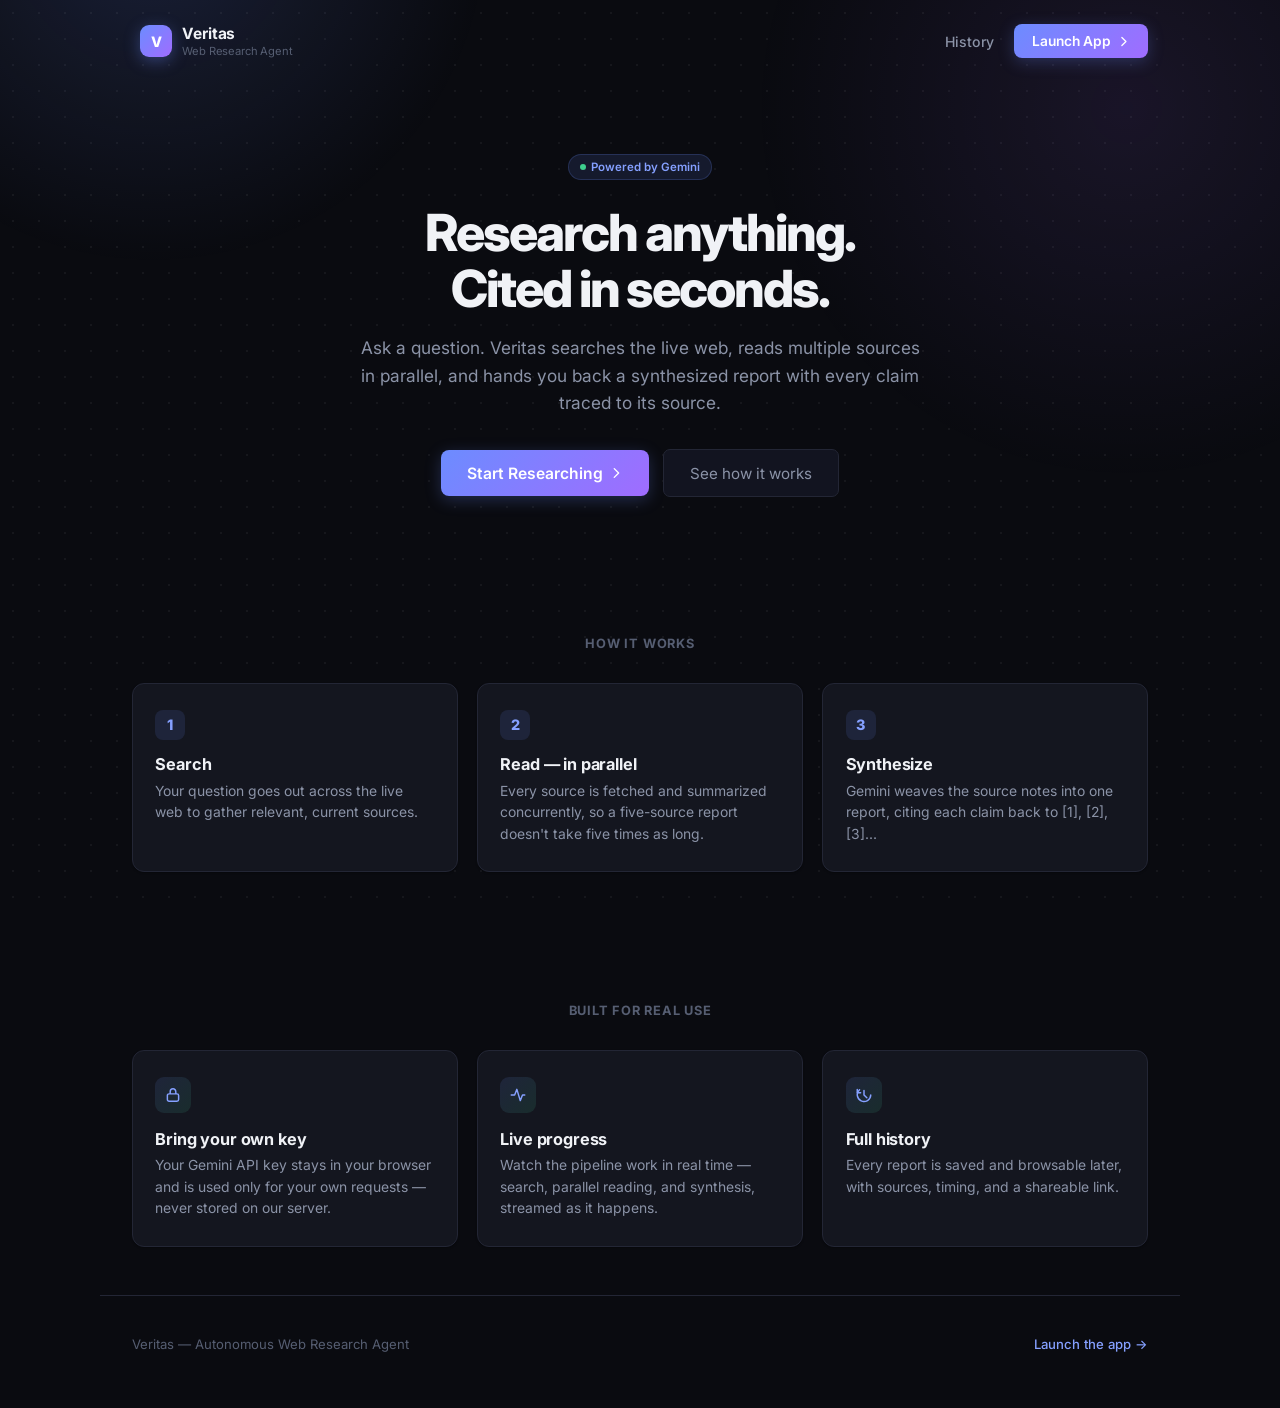
<file: templates/landing.html>
<!doctype html>
<html lang="en">
<head>
  <meta charset="utf-8" />
  <meta name="viewport" content="width=device-width, initial-scale=1" />
  <title>Veritas · Autonomous Web Research Agent</title>
  <meta name="description" content="Ask a question, get a cited research report in seconds. Veritas searches the web, reads multiple sources in parallel, and synthesizes a report with Gemini." />
  <link rel="icon" href="data:image/svg+xml,<svg xmlns=%22http://www.w3.org/2000/svg%22 viewBox=%220 0 32 32%22><rect width=%2232%22 height=%2232%22 rx=%228%22 fill=%22%236c8cff%22/><text x=%2216%22 y=%2222%22 font-size=%2216%22 text-anchor=%22middle%22 fill=%22white%22 font-family=%22sans-serif%22 font-weight=%22bold%22>V</text></svg>" />
  <link rel="preconnect" href="https://fonts.googleapis.com" />
  <link rel="preconnect" href="https://fonts.gstatic.com" crossorigin />
  <link rel="stylesheet" href="https://fonts.googleapis.com/css2?family=Inter:wght@400;500;600;700;800&display=swap" />
  <link rel="stylesheet" href="/static/style.css" />
</head>
<body class="landing-body">
  <nav class="landing-nav">
    <a class="brand" href="/">
      <span class="brand-mark">V</span>
      <span class="brand-name">Veritas<small>Web Research Agent</small></span>
    </a>
    <div class="landing-nav-actions">
      <a class="nav-text-link" href="/history">History</a>
      <a class="primary-btn-link" href="/app">
        Launch App
        <svg width="13" height="13" viewBox="0 0 16 16" fill="none"><path d="M6 3l5 5-5 5" stroke="currentColor" stroke-width="1.6" stroke-linecap="round" stroke-linejoin="round"/></svg>
      </a>
    </div>
  </nav>

  <header class="landing-hero">
    <span class="badge hero-badge">
      <span class="status-dot"></span> Powered by Gemini
    </span>
    <h1>Research anything.<br /><span class="gradient-text">Cited in seconds.</span></h1>
    <p class="landing-lede">
      Ask a question. Veritas searches the live web, reads multiple sources in parallel,
      and hands you back a synthesized report with every claim traced to its source.
    </p>
    <div class="landing-cta-row">
      <a class="primary-btn-link large" href="/app">
        Start Researching
        <svg width="14" height="14" viewBox="0 0 16 16" fill="none"><path d="M6 3l5 5-5 5" stroke="currentColor" stroke-width="1.6" stroke-linecap="round" stroke-linejoin="round"/></svg>
      </a>
      <a class="icon-btn large" href="#how-it-works">See how it works</a>
    </div>
  </header>

  <section class="steps-section" id="how-it-works">
    <div class="section-title center">How it works</div>
    <div class="steps-row">
      <div class="step-card">
        <div class="step-number">1</div>
        <h3>Search</h3>
        <p>Your question goes out across the live web to gather relevant, current sources.</p>
      </div>
      <div class="step-card">
        <div class="step-number">2</div>
        <h3>Read — in parallel</h3>
        <p>Every source is fetched and summarized concurrently, so a five-source report doesn't take five times as long.</p>
      </div>
      <div class="step-card">
        <div class="step-number">3</div>
        <h3>Synthesize</h3>
        <p>Gemini weaves the source notes into one report, citing each claim back to [1], [2], [3]&hellip;</p>
      </div>
    </div>
  </section>

  <section class="feature-section">
    <div class="section-title center">Built for real use</div>
    <div class="feature-grid">
      <div class="feature-card">
        <div class="feature-icon">
          <svg width="18" height="18" viewBox="0 0 16 16" fill="none"><rect x="3" y="7" width="10" height="6.5" rx="1.5" stroke="currentColor" stroke-width="1.3"/><path d="M5.5 7V5a2.5 2.5 0 0 1 5 0v2" stroke="currentColor" stroke-width="1.3"/></svg>
        </div>
        <h3>Bring your own key</h3>
        <p>Your Gemini API key stays in your browser and is used only for your own requests — never stored on our server.</p>
      </div>
      <div class="feature-card">
        <div class="feature-icon">
          <svg width="18" height="18" viewBox="0 0 16 16" fill="none"><path d="M2 8h3l2-5 3 10 2-5h2" stroke="currentColor" stroke-width="1.3" stroke-linecap="round" stroke-linejoin="round"/></svg>
        </div>
        <h3>Live progress</h3>
        <p>Watch the pipeline work in real time — search, parallel reading, and synthesis, streamed as it happens.</p>
      </div>
      <div class="feature-card">
        <div class="feature-icon">
          <svg width="18" height="18" viewBox="0 0 16 16" fill="none"><path d="M8 4v4l2.5 2.5M14 8A6 6 0 1 1 4 3.3" stroke="currentColor" stroke-width="1.3" stroke-linecap="round" stroke-linejoin="round"/><path d="M2 3v3h3" stroke="currentColor" stroke-width="1.3" stroke-linecap="round" stroke-linejoin="round"/></svg>
        </div>
        <h3>Full history</h3>
        <p>Every report is saved and browsable later, with sources, timing, and a shareable link.</p>
      </div>
    </div>
  </section>

  <footer class="landing-footer">
    <span>Veritas — Autonomous Web Research Agent</span>
    <a href="/app">Launch the app →</a>
  </footer>
</body>
</html>
</file>
<file: static/style.css>
:root {
  --bg: #0a0b10;
  --bg-elevated: #121420;
  --panel: #14161f;
  --panel-hover: #1a1d2a;
  --border: #232635;
  --border-light: #333849;
  --text: #f0f2f6;
  --text-muted: #8b93a7;
  --text-faint: #565e72;
  --accent: #6c8cff;
  --accent-2: #a06cff;
  --accent-hover: #85a0ff;
  --accent-soft: rgba(108, 140, 255, 0.12);
  --success: #3ecf8e;
  --success-soft: rgba(62, 207, 142, 0.12);
  --danger: #ff6b6b;
  --radius: 12px;
  --radius-sm: 8px;
  --font: "Inter", -apple-system, "Segoe UI", Roboto, sans-serif;
  --font-mono: ui-monospace, "SF Mono", Consolas, monospace;
  --ease: cubic-bezier(0.2, 0.7, 0.3, 1);
  --shadow-sm: 0 1px 2px rgba(0, 0, 0, 0.3);
  --shadow-md: 0 8px 24px rgba(0, 0, 0, 0.35);
  --shadow-glow: 0 0 0 1px rgba(108, 140, 255, 0.25), 0 8px 28px rgba(108, 140, 255, 0.12);
}

* { box-sizing: border-box; }

html, body { height: 100%; }

html { scroll-behavior: smooth; }

body {
  margin: 0;
  font-family: var(--font);
  background: var(--bg);
  color: var(--text);
  -webkit-font-smoothing: antialiased;
  position: relative;
}

/* ambient background: soft glow blobs + faint dot grid */
body::before {
  content: "";
  position: fixed;
  inset: 0;
  z-index: 0;
  pointer-events: none;
  background:
    radial-gradient(560px circle at 12% -8%, rgba(108, 140, 255, 0.16), transparent 60%),
    radial-gradient(620px circle at 88% 12%, rgba(160, 108, 255, 0.1), transparent 60%),
    radial-gradient(circle, rgba(255, 255, 255, 0.05) 1px, transparent 1px);
  background-size: auto, auto, 26px 26px;
}

a { color: inherit; }

::selection { background: rgba(108, 140, 255, 0.35); color: white; }

/* thin scrollbars */
* { scrollbar-width: thin; scrollbar-color: var(--border-light) transparent; }
*::-webkit-scrollbar { width: 8px; height: 8px; }
*::-webkit-scrollbar-thumb { background: var(--border-light); border-radius: 8px; }
*::-webkit-scrollbar-track { background: transparent; }

@keyframes fadeInUp {
  from { opacity: 0; transform: translateY(8px); }
  to { opacity: 1; transform: translateY(0); }
}

@keyframes fadeIn {
  from { opacity: 0; }
  to { opacity: 1; }
}

@keyframes pulseDot {
  0%, 100% { box-shadow: 0 0 0 0 rgba(62, 207, 142, 0.5); }
  50% { box-shadow: 0 0 0 4px rgba(62, 207, 142, 0); }
}

/* ---------- Layout shell ---------- */

.shell {
  display: flex;
  min-height: 100vh;
  position: relative;
  z-index: 1;
}

.sidebar {
  width: 232px;
  flex-shrink: 0;
  background: rgba(18, 20, 32, 0.6);
  backdrop-filter: blur(12px);
  border-right: 1px solid var(--border);
  padding: 1.5rem 1rem;
  display: flex;
  flex-direction: column;
  gap: 2rem;
  position: sticky;
  top: 0;
  height: 100vh;
}

.brand {
  display: flex;
  align-items: center;
  gap: 0.65rem;
  text-decoration: none;
  padding: 0 0.5rem;
}

.brand-mark {
  width: 32px;
  height: 32px;
  border-radius: 9px;
  background: linear-gradient(135deg, var(--accent), var(--accent-2));
  display: flex;
  align-items: center;
  justify-content: center;
  font-weight: 800;
  font-size: 0.9rem;
  color: white;
  flex-shrink: 0;
  box-shadow: 0 4px 16px rgba(108, 140, 255, 0.35);
}

.brand-name {
  font-weight: 700;
  font-size: 0.97rem;
  letter-spacing: -0.01em;
}

.brand-name small {
  display: block;
  font-weight: 400;
  font-size: 0.7rem;
  color: var(--text-faint);
  margin-top: 1px;
}

.nav {
  display: flex;
  flex-direction: column;
  gap: 0.2rem;
}

.nav-link {
  display: flex;
  align-items: center;
  gap: 0.65rem;
  padding: 0.55rem 0.7rem;
  border-radius: var(--radius-sm);
  text-decoration: none;
  color: var(--text-muted);
  font-size: 0.88rem;
  font-weight: 500;
  position: relative;
  transition: background 0.15s var(--ease), color 0.15s var(--ease);
}

.nav-link svg { flex-shrink: 0; opacity: 0.8; }

.nav-link:hover {
  background: var(--panel-hover);
  color: var(--text);
}

.nav-link.active {
  background: var(--accent-soft);
  color: var(--accent-hover);
}

.nav-link.active::before {
  content: "";
  position: absolute;
  left: -0.6rem;
  top: 50%;
  transform: translateY(-50%);
  width: 3px;
  height: 16px;
  border-radius: 3px;
  background: linear-gradient(var(--accent), var(--accent-2));
}

.sidebar-footer {
  margin-top: auto;
  font-size: 0.72rem;
  color: var(--text-faint);
  padding: 0 0.5rem;
  display: flex;
  align-items: center;
  gap: 0.4rem;
}

.status-dot {
  width: 6px;
  height: 6px;
  border-radius: 50%;
  background: var(--success);
  animation: pulseDot 2s infinite;
}

.main {
  flex: 1;
  min-width: 0;
}

.topbar {
  display: flex;
  align-items: center;
  justify-content: space-between;
  padding: 1.1rem 2rem;
  border-bottom: 1px solid var(--border);
  background: rgba(10, 11, 16, 0.65);
  backdrop-filter: blur(10px);
  position: sticky;
  top: 0;
  z-index: 10;
}

.topbar h1 {
  font-size: 1.05rem;
  font-weight: 600;
  margin: 0;
}

.topbar .subtitle {
  color: var(--text-faint);
  font-size: 0.8rem;
  margin-top: 2px;
}

.badge {
  display: inline-flex;
  align-items: center;
  gap: 0.35rem;
  font-size: 0.72rem;
  font-weight: 600;
  padding: 0.3rem 0.65rem;
  border-radius: 999px;
  background: var(--accent-soft);
  color: var(--accent-hover);
  border: 1px solid rgba(108, 140, 255, 0.2);
}

.container {
  max-width: 880px;
  margin: 0 auto;
  padding: 2.5rem 2rem 4rem;
  animation: fadeInUp 0.4s var(--ease);
}

/* ---------- Cards / stats ---------- */

.stats-row {
  display: grid;
  grid-template-columns: repeat(3, 1fr);
  gap: 0.9rem;
  margin-bottom: 2rem;
}

.stat-card {
  background: var(--panel);
  border: 1px solid var(--border);
  border-radius: var(--radius);
  padding: 1.1rem 1.2rem;
  box-shadow: var(--shadow-sm);
  transition: transform 0.18s var(--ease), border-color 0.18s var(--ease);
}

.stat-card:hover {
  transform: translateY(-2px);
  border-color: var(--border-light);
}

.stat-card .stat-label {
  font-size: 0.72rem;
  color: var(--text-faint);
  text-transform: uppercase;
  letter-spacing: 0.05em;
  font-weight: 600;
}

.stat-card .stat-value {
  font-size: 1.7rem;
  font-weight: 800;
  margin-top: 0.3rem;
  letter-spacing: -0.02em;
  background: linear-gradient(135deg, var(--text), var(--text-muted));
  -webkit-background-clip: text;
  background-clip: text;
  -webkit-text-fill-color: transparent;
}

/* ---------- Form ---------- */

.hero { margin-bottom: 1.75rem; }

.hero h1 {
  font-size: 1.9rem;
  font-weight: 800;
  letter-spacing: -0.03em;
  margin: 0 0 0.4rem;
  line-height: 1.15;
}

.hero .gradient-text {
  background: linear-gradient(135deg, var(--accent), var(--accent-2));
  -webkit-background-clip: text;
  background-clip: text;
  -webkit-text-fill-color: transparent;
}

.hero p {
  color: var(--text-muted);
  margin: 0;
  font-size: 0.95rem;
}

.card {
  background: var(--panel);
  border: 1px solid var(--border);
  border-radius: var(--radius);
  padding: 1.25rem;
  box-shadow: var(--shadow-sm);
  transition: border-color 0.2s var(--ease), box-shadow 0.2s var(--ease);
}

.card:focus-within {
  border-color: rgba(108, 140, 255, 0.4);
  box-shadow: var(--shadow-glow);
}

.api-key-card {
  padding: 0.9rem 1.1rem;
  margin-bottom: 1rem;
}

.api-key-row {
  display: flex;
  align-items: center;
  gap: 0.6rem;
}

.api-key-row input {
  flex: 1;
  background: var(--bg-elevated);
  border: 1px solid var(--border);
  border-radius: 7px;
  padding: 0.5rem 0.7rem;
  color: var(--text);
  font-size: 0.85rem;
  font-family: var(--font-mono);
  transition: border-color 0.15s var(--ease);
}

.api-key-row input:focus {
  outline: none;
  border-color: var(--accent);
}

.api-key-row input.valid { border-color: var(--success); }

.api-key-hint {
  margin: 0.55rem 0 0;
  font-size: 0.74rem;
  color: var(--text-faint);
}

.api-key-hint a {
  color: var(--accent-hover);
  text-decoration: none;
}

.api-key-hint a:hover { text-decoration: underline; }

textarea {
  width: 100%;
  padding: 0.9rem;
  background: var(--bg-elevated);
  border: 1px solid var(--border);
  border-radius: var(--radius-sm);
  color: var(--text);
  font-size: 0.95rem;
  font-family: inherit;
  resize: vertical;
  transition: border-color 0.15s var(--ease), box-shadow 0.15s var(--ease);
}

textarea:focus {
  outline: none;
  border-color: var(--accent);
  box-shadow: 0 0 0 3px rgba(108, 140, 255, 0.12);
}

.form-footer {
  display: flex;
  align-items: center;
  justify-content: space-between;
  margin-top: 0.9rem;
}

.char-count {
  font-size: 0.75rem;
  color: var(--text-faint);
}

button.primary {
  display: inline-flex;
  align-items: center;
  gap: 0.5rem;
  padding: 0.65rem 1.4rem;
  background: linear-gradient(135deg, var(--accent), var(--accent-2));
  color: white;
  border: none;
  border-radius: var(--radius-sm);
  font-size: 0.9rem;
  font-weight: 600;
  cursor: pointer;
  box-shadow: 0 4px 16px rgba(108, 140, 255, 0.25);
  transition: box-shadow 0.18s var(--ease), transform 0.08s var(--ease), filter 0.15s var(--ease);
}

button.primary:hover:not(:disabled) {
  filter: brightness(1.08);
  box-shadow: 0 6px 22px rgba(108, 140, 255, 0.4);
}

button.primary:active:not(:disabled) { transform: scale(0.97); }
button.primary:disabled { opacity: 0.55; cursor: not-allowed; box-shadow: none; }

.spinner {
  width: 14px;
  height: 14px;
  border: 2px solid rgba(255, 255, 255, 0.35);
  border-top-color: white;
  border-radius: 50%;
  animation: spin 0.7s linear infinite;
  display: none;
}

button.primary.loading .spinner { display: inline-block; }
button.primary.loading .btn-label { display: none; }

@keyframes spin { to { transform: rotate(360deg); } }

.suggestions {
  display: flex;
  flex-wrap: wrap;
  gap: 0.5rem;
  margin-top: 1rem;
}

.chip {
  font-size: 0.78rem;
  padding: 0.42rem 0.8rem;
  background: var(--bg-elevated);
  border: 1px solid var(--border);
  border-radius: 999px;
  color: var(--text-muted);
  cursor: pointer;
  transition: border-color 0.15s var(--ease), color 0.15s var(--ease), transform 0.1s var(--ease);
}

.chip:hover {
  border-color: var(--accent);
  color: var(--text);
  transform: translateY(-1px);
}

/* ---------- Progress / pipeline ---------- */

.section-title {
  font-size: 0.8rem;
  font-weight: 700;
  text-transform: uppercase;
  letter-spacing: 0.06em;
  color: var(--text-faint);
  margin: 2.2rem 0 0.85rem;
}

.pipeline {
  display: flex;
  align-items: center;
  margin-bottom: 1.1rem;
}

.pipeline-step {
  flex: 1;
  position: relative;
  padding: 0.65rem 0.5rem;
  border-radius: var(--radius-sm);
  background: var(--bg-elevated);
  border: 1px solid var(--border);
  font-size: 0.73rem;
  color: var(--text-faint);
  font-weight: 600;
  text-align: center;
  transition: all 0.25s var(--ease);
  margin-right: 0.5rem;
}

.pipeline-step:last-child { margin-right: 0; }

.pipeline-step.active {
  border-color: var(--accent);
  color: var(--accent-hover);
  background: var(--accent-soft);
  box-shadow: 0 0 0 3px rgba(108, 140, 255, 0.08);
}

.pipeline-step.active::after {
  content: "";
  position: absolute;
  bottom: -1px;
  left: 8px;
  right: 8px;
  height: 2px;
  background: linear-gradient(90deg, var(--accent), var(--accent-2));
  border-radius: 2px;
  animation: fadeIn 0.3s var(--ease);
}

.pipeline-step.done {
  border-color: var(--success);
  color: var(--success);
  background: var(--success-soft);
}

.progress-log {
  list-style: none;
  padding: 0;
  margin: 0;
  background: var(--panel);
  border: 1px solid var(--border);
  border-radius: var(--radius);
  padding: 0.9rem 1rem;
  font-family: var(--font-mono);
  font-size: 0.8rem;
  color: var(--text-muted);
  max-height: 260px;
  overflow-y: auto;
  box-shadow: var(--shadow-sm);
}

.progress-log li {
  padding: 0.32rem 0;
  border-bottom: 1px dashed var(--border);
  display: flex;
  gap: 0.5rem;
  animation: fadeInUp 0.25s var(--ease);
}

.progress-log li:last-child { border-bottom: none; }

.progress-log li::before {
  content: "›";
  color: var(--accent);
  flex-shrink: 0;
}

.progress-log li.error-line { color: var(--danger); }
.progress-log li.error-line::before { content: "✕"; color: var(--danger); }

/* ---------- Report ---------- */

.report-toolbar {
  display: flex;
  justify-content: space-between;
  align-items: center;
  margin-bottom: 0.75rem;
}

.report-meta {
  display: flex;
  gap: 0.9rem;
  font-size: 0.78rem;
  color: var(--text-faint);
}

.icon-btn {
  display: inline-flex;
  align-items: center;
  gap: 0.4rem;
  background: var(--bg-elevated);
  border: 1px solid var(--border);
  color: var(--text-muted);
  padding: 0.42rem 0.75rem;
  border-radius: 7px;
  font-size: 0.78rem;
  cursor: pointer;
  transition: border-color 0.15s var(--ease), color 0.15s var(--ease);
}

.icon-btn:hover { border-color: var(--accent); color: var(--text); }

.report {
  background: var(--panel);
  border: 1px solid var(--border);
  border-radius: var(--radius);
  padding: 1.9rem 2rem;
  line-height: 1.75;
  font-size: 0.96rem;
  box-shadow: var(--shadow-sm);
  position: relative;
  overflow: hidden;
  animation: fadeInUp 0.35s var(--ease);
}

.report::before {
  content: "";
  position: absolute;
  top: 0;
  left: 0;
  right: 0;
  height: 2px;
  background: linear-gradient(90deg, var(--accent), var(--accent-2));
}

.report h1, .report h2, .report h3 {
  font-weight: 700;
  letter-spacing: -0.015em;
  margin-top: 1.5rem;
  margin-bottom: 0.55rem;
}

.report h1:first-child, .report h2:first-child, .report h3:first-child { margin-top: 0; }

.report p { margin: 0.65rem 0; color: var(--text); }

.report ul { margin: 0.5rem 0; padding-left: 1.3rem; }
.report li { margin: 0.35rem 0; }

.report sup {
  color: var(--accent-hover);
  font-weight: 700;
  margin-left: 1px;
}

.report a {
  color: var(--accent-hover);
  text-decoration: none;
  border-bottom: 1px solid transparent;
  transition: border-color 0.15s var(--ease);
}

.report a:hover { border-bottom-color: var(--accent-hover); }

.sources-panel {
  margin-top: 1.5rem;
  display: grid;
  gap: 0.55rem;
}

.source-card {
  display: flex;
  gap: 0.7rem;
  align-items: flex-start;
  padding: 0.75rem 0.9rem;
  background: var(--panel);
  border: 1px solid var(--border);
  border-radius: var(--radius-sm);
  text-decoration: none;
  transition: border-color 0.15s var(--ease), transform 0.15s var(--ease), box-shadow 0.15s var(--ease);
}

.source-card:hover {
  border-color: var(--accent);
  transform: translateX(3px);
  box-shadow: var(--shadow-sm);
}

.source-index {
  font-size: 0.72rem;
  font-weight: 700;
  color: var(--accent-hover);
  background: var(--accent-soft);
  border-radius: 5px;
  padding: 0.18rem 0.48rem;
  flex-shrink: 0;
  margin-top: 1px;
}

.source-text .source-title {
  font-size: 0.86rem;
  font-weight: 600;
  color: var(--text);
}

.source-text .source-url {
  font-size: 0.75rem;
  color: var(--text-faint);
  word-break: break-all;
}

/* ---------- History ---------- */

.history-list {
  list-style: none;
  padding: 0;
  display: grid;
  gap: 0.6rem;
}

.history-item {
  display: block;
  padding: 1.05rem 1.15rem;
  background: var(--panel);
  border: 1px solid var(--border);
  border-radius: var(--radius);
  text-decoration: none;
  box-shadow: var(--shadow-sm);
  transition: border-color 0.18s var(--ease), transform 0.18s var(--ease), box-shadow 0.18s var(--ease);
}

.history-item:hover {
  border-color: var(--accent);
  transform: translateY(-2px);
  box-shadow: var(--shadow-glow);
}

.history-item .h-question {
  color: var(--text);
  font-weight: 600;
  font-size: 0.96rem;
}

.history-item .h-meta {
  color: var(--text-faint);
  font-size: 0.78rem;
  margin-top: 0.4rem;
  display: flex;
  gap: 0.9rem;
}

.empty-state {
  text-align: center;
  padding: 3.5rem 1rem;
  color: var(--text-faint);
}

.empty-state svg { opacity: 0.5; margin-bottom: 0.75rem; }

.hidden { display: none !important; }

/* ---------- Toast ---------- */

#toast-root {
  position: fixed;
  bottom: 1.5rem;
  right: 1.5rem;
  display: flex;
  flex-direction: column;
  gap: 0.5rem;
  z-index: 100;
}

.toast {
  background: var(--panel);
  border: 1px solid var(--danger);
  color: var(--text);
  padding: 0.75rem 1rem;
  border-radius: var(--radius-sm);
  font-size: 0.85rem;
  box-shadow: var(--shadow-md);
  max-width: 320px;
  animation: fadeInUp 0.2s var(--ease);
}

/* ---------- Skeleton ---------- */

.skeleton {
  background: linear-gradient(90deg, var(--panel) 25%, var(--panel-hover) 50%, var(--panel) 75%);
  background-size: 200% 100%;
  animation: shimmer 1.4s infinite;
  border-radius: 6px;
}

@keyframes shimmer {
  0% { background-position: 200% 0; }
  100% { background-position: -200% 0; }
}

.skeleton-block { height: 1rem; margin-bottom: 0.6rem; }
.skeleton-block.w-60 { width: 60%; }
.skeleton-block.w-80 { width: 80%; }
.skeleton-block.w-40 { width: 40%; }
.skeleton-card { height: 4.2rem; border-radius: var(--radius); margin-bottom: 0.6rem; }

@media (max-width: 720px) {
  .sidebar { display: none; }
  .container { padding: 1.5rem 1.1rem 3rem; }
  .stats-row { grid-template-columns: 1fr; }
  .hero h1 { font-size: 1.5rem; }
}

/* ---------- Landing page ---------- */

.landing-body { overflow-x: hidden; }

.landing-nav {
  display: flex;
  align-items: center;
  justify-content: space-between;
  max-width: 1080px;
  margin: 0 auto;
  padding: 1.5rem 2rem;
  position: relative;
  z-index: 1;
}

.landing-nav-actions {
  display: flex;
  align-items: center;
  gap: 1.3rem;
}

.nav-text-link {
  color: var(--text-muted);
  text-decoration: none;
  font-size: 0.88rem;
  font-weight: 500;
  transition: color 0.15s var(--ease);
}

.nav-text-link:hover { color: var(--text); }

.primary-btn-link {
  display: inline-flex;
  align-items: center;
  gap: 0.4rem;
  padding: 0.55rem 1.1rem;
  background: linear-gradient(135deg, var(--accent), var(--accent-2));
  color: white;
  text-decoration: none;
  border-radius: var(--radius-sm);
  font-size: 0.86rem;
  font-weight: 600;
  box-shadow: 0 4px 16px rgba(108, 140, 255, 0.25);
  transition: box-shadow 0.18s var(--ease), transform 0.1s var(--ease), filter 0.15s var(--ease);
}

.primary-btn-link:hover {
  filter: brightness(1.08);
  box-shadow: 0 6px 22px rgba(108, 140, 255, 0.4);
  transform: translateY(-1px);
}

.primary-btn-link.large {
  padding: 0.85rem 1.6rem;
  font-size: 0.98rem;
}

.icon-btn.large {
  padding: 0.85rem 1.6rem;
  font-size: 0.95rem;
  text-decoration: none;
}

.landing-hero {
  max-width: 780px;
  margin: 0 auto;
  padding: 4.5rem 2rem 3.5rem;
  text-align: center;
  position: relative;
  z-index: 1;
  animation: fadeInUp 0.5s var(--ease);
}

.hero-badge { margin-bottom: 1.5rem; }

.landing-hero h1 {
  font-size: 3.2rem;
  font-weight: 800;
  letter-spacing: -0.04em;
  line-height: 1.1;
  margin: 0 0 1.1rem;
}

.landing-lede {
  color: var(--text-muted);
  font-size: 1.08rem;
  line-height: 1.6;
  max-width: 560px;
  margin: 0 auto 2rem;
}

.landing-cta-row {
  display: flex;
  align-items: center;
  justify-content: center;
  gap: 0.9rem;
  flex-wrap: wrap;
}

.steps-section, .feature-section {
  max-width: 1080px;
  margin: 0 auto;
  padding: 3rem 2rem;
  position: relative;
  z-index: 1;
}

.section-title.center { text-align: center; margin-bottom: 2rem; }

.steps-row {
  display: grid;
  grid-template-columns: repeat(3, 1fr);
  gap: 1.2rem;
}

.step-card {
  background: var(--panel);
  border: 1px solid var(--border);
  border-radius: var(--radius);
  padding: 1.6rem 1.4rem;
  box-shadow: var(--shadow-sm);
  transition: transform 0.2s var(--ease), border-color 0.2s var(--ease);
}

.step-card:hover { transform: translateY(-3px); border-color: var(--border-light); }

.step-number {
  width: 30px;
  height: 30px;
  border-radius: 8px;
  background: var(--accent-soft);
  color: var(--accent-hover);
  display: flex;
  align-items: center;
  justify-content: center;
  font-weight: 800;
  font-size: 0.9rem;
  margin-bottom: 0.9rem;
}

.step-card h3 {
  margin: 0 0 0.4rem;
  font-size: 1.02rem;
  font-weight: 700;
  letter-spacing: -0.01em;
}

.step-card p {
  margin: 0;
  color: var(--text-muted);
  font-size: 0.87rem;
  line-height: 1.55;
}

.feature-grid {
  display: grid;
  grid-template-columns: repeat(3, 1fr);
  gap: 1.2rem;
}

.feature-card {
  background: var(--panel);
  border: 1px solid var(--border);
  border-radius: var(--radius);
  padding: 1.6rem 1.4rem;
  box-shadow: var(--shadow-sm);
  transition: transform 0.2s var(--ease), border-color 0.2s var(--ease), box-shadow 0.2s var(--ease);
}

.feature-card:hover {
  transform: translateY(-3px);
  border-color: var(--accent);
  box-shadow: var(--shadow-glow);
}

.feature-icon {
  width: 36px;
  height: 36px;
  border-radius: 9px;
  background: linear-gradient(135deg, var(--accent-soft), var(--success-soft));
  color: var(--accent-hover);
  display: flex;
  align-items: center;
  justify-content: center;
  margin-bottom: 1rem;
}

.feature-card h3 {
  margin: 0 0 0.4rem;
  font-size: 1.02rem;
  font-weight: 700;
  letter-spacing: -0.01em;
}

.feature-card p {
  margin: 0;
  color: var(--text-muted);
  font-size: 0.87rem;
  line-height: 1.55;
}

.landing-footer {
  max-width: 1080px;
  margin: 0 auto;
  padding: 2.5rem 2rem 3.5rem;
  display: flex;
  align-items: center;
  justify-content: space-between;
  border-top: 1px solid var(--border);
  color: var(--text-faint);
  font-size: 0.82rem;
  position: relative;
  z-index: 1;
}

.landing-footer a {
  color: var(--accent-hover);
  text-decoration: none;
  font-weight: 500;
}

.landing-footer a:hover { text-decoration: underline; }

@media (max-width: 720px) {
  .landing-hero h1 { font-size: 2.1rem; }
  .steps-row, .feature-grid { grid-template-columns: 1fr; }
  .landing-nav { padding: 1.25rem 1.1rem; }
  .landing-footer { flex-direction: column; gap: 0.6rem; text-align: center; }
}
</file>
